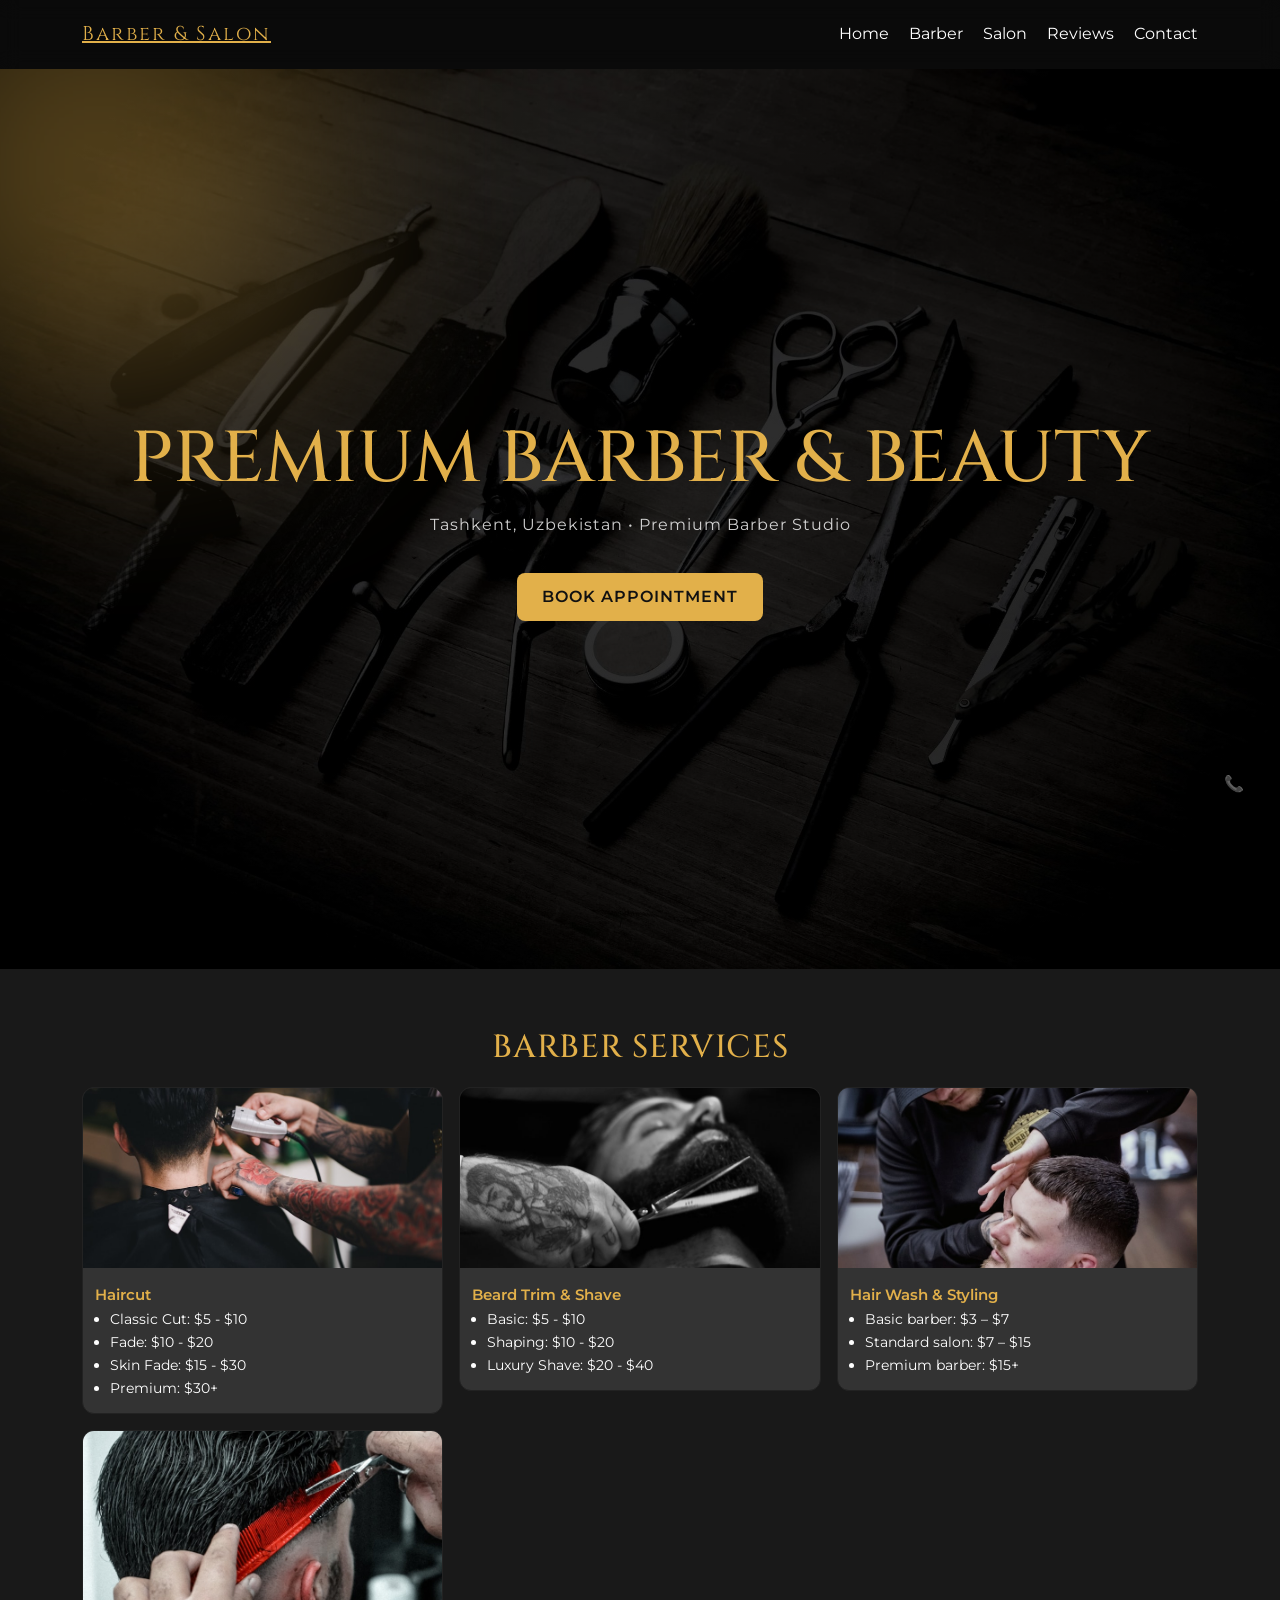
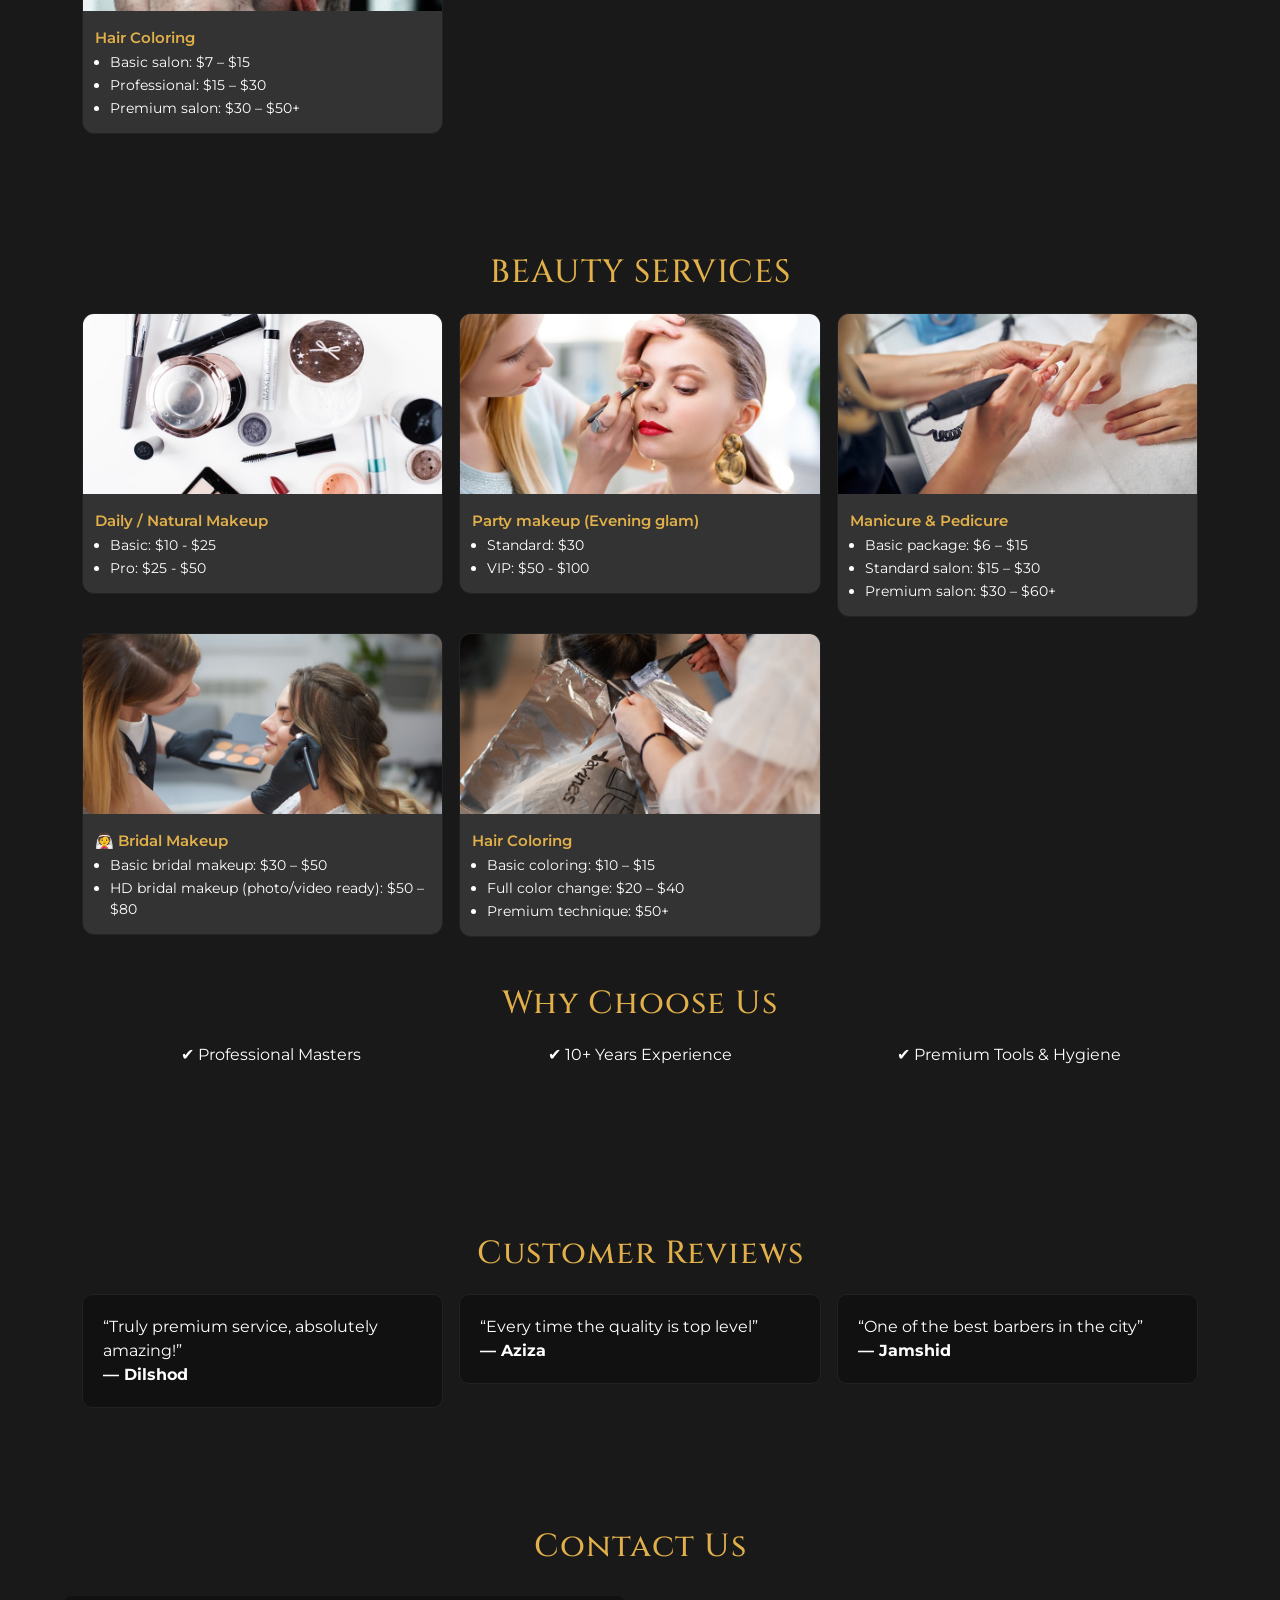
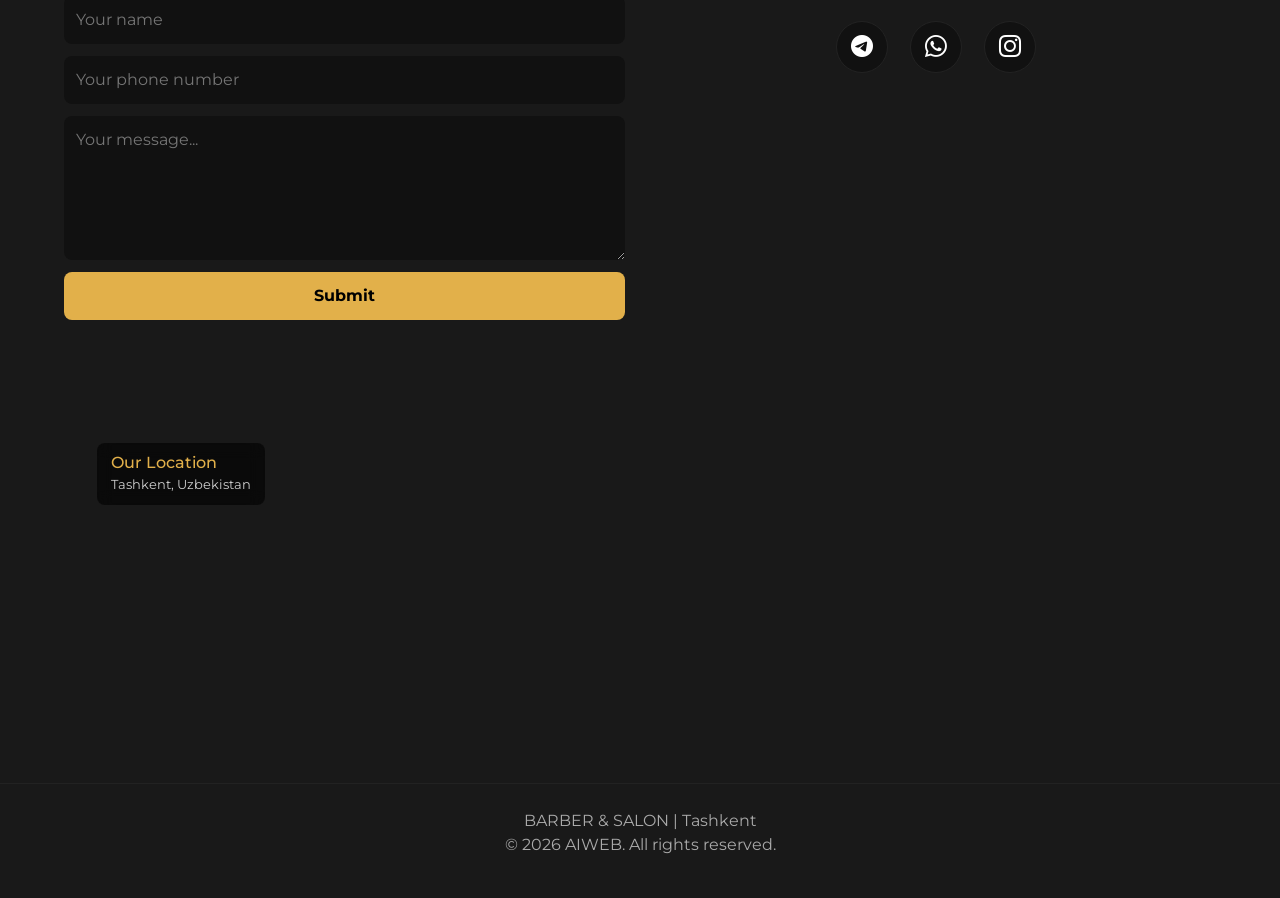
<file: index.html>
<!DOCTYPE html>  <html lang="uz">  
<head>  
<meta charset="UTF-8">  
<meta name="viewport" content="width=device-width, initial-scale=1.0">  
<title>Barber & Salon | Premium Studio</title> 
  
<!-- Favicon -->
<link rel="icon" href="assets/icons/favicon.ico">
<link rel="icon" type="image/png" sizes="32x32" href="assets/icons/favicon-32x32.png">
<link rel="icon" type="image/png" sizes="16x16" href="assets/icons/favicon-16x16.png">

<!-- Apple -->
<link rel="apple-touch-icon" sizes="180x180" href="assets/icons/apple-touch-icon.png">

<!-- Android / PWA -->
<link rel="manifest" href="assets/icons/site.webmanifest">

<!-- Theme -->
<meta name="theme-color" content="#0f0f0f">
<!-- iOS support -->
<meta name="apple-mobile-web-app-capable" content="yes">
<meta name="apple-mobile-web-app-status-bar-style" content="black-translucent">
<meta name="apple-mobile-web-app-title" content="AI WEB">
<link rel="stylesheet" href="https://cdn.jsdelivr.net/npm/bootstrap-icons@1.11.3/font/bootstrap-icons.min.css">
<link href="https://fonts.googleapis.com/css2?family=Cinzel:wght@400;600&family=Montserrat:wght@300;400;600;700&display=swap" rel="stylesheet">  
<link href="https://cdn.jsdelivr.net/npm/bootstrap@5.3.3/dist/css/bootstrap.min.css" rel="stylesheet">  
<link rel="stylesheet" href="assets/css/style.css"></head>  
<body>
  <div id="installBox" style="display:none;">
  <div class="install-text">
    <strong>Barber App</strong>
  </div>

  <button id="installBtn">Install</button>
  <button id="closeBtn">✖</button>

  </div>
  <div id="loader"><div class="spinner"></div></div> 
  
<header class="header">
  <div class="container">

    <a href="#hero" class="logo">Barber & Salon</a>

    <div class="menu-toggle" id="menu-toggle">☰</div>

    <nav class="navbar" id="navbar">
      <a href="#hero">Home</a>
      <a href="#barber">Barber</a>
      <a href="#salon">Salon</a>
      <a href="#reviews">Reviews</a>
      <a href="#contact">Contact</a>
    </nav>

  </div>
</header>

 <section id="hero" class="hero">  
<div>  
<h1>PREMIUM BARBER & BEAUTY</h1>  
<p style="opacity:0.8">Tashkent, Uzbekistan • Premium Barber Studio</p>
<a class="btn-gold" href="https://t.me/aiwebuz">BOOK APPOINTMENT</a>  
</div>  
</section>   <!-- BARBER -->     <section id="barber" class="container">      
<h2 class="section-title">BARBER SERVICES</h2>      
<div class="row g-4">      <div class="col-md-4">      
<div class="service" onclick="openImg(this)">      
<img src="assets/images/haircut.jpg">      
<div class="p-3">      
<h6>Haircut</h6>     
<ul>
<li>Classic Cut: $5 - $10</li>
<li>Fade: $10 - $20</li>
<li>Skin Fade: $15 - $30</li>
<li>Premium: $30+</li>
</ul>
</div>      
</div>      
</div>  <div class="col-md-4">      
<div class="service" onclick="openImg(this)">      
<img src="assets/images/beard.jpg">      
<div class="p-3">      
<h6>Beard Trim & Shave</h6>      
<ul>
<li>Basic: $5 - $10</li>
<li>Shaping: $10 - $20</li>
<li>Luxury Shave: $20 - $40</li>
</ul>
</div>      
</div>      
</div>  <div class="col-md-4">      
<div class="service" onclick="openImg(this)">      
<img src="assets/images/styling.jpg">      
<div class="p-3">
  <h6>Hair Wash & Styling</h6>
  <ul>
    <li>Basic barber: $3 – $7</li>
    <li>Standard salon: $7 – $15</li>
    <li>Premium barber: $15+</li>
  </ul>
</div> 
</div>      
</div>  <div class="col-md-4">      
<div class="service" onclick="openImg(this)">      
<img src="assets/images/color.jpg">      
<div class="p-3">
  <h6>Hair Coloring</h6>
  <ul>
    <li>Basic salon: $7 – $15</li>
    <li>Professional: $15 – $30</li>
    <li>Premium salon: $30 – $50+</li>
  </ul>
</div>
</div>      
</div>  </div>      
</section>      <!-- SALON -->       <section id="salon" class="container">      
<h2 class="section-title">BEAUTY SERVICES</h2>      
<div class="row g-4">  <div class="col-md-4">      
<div class="service" onclick="openImg(this)">      
<img src="assets/images/daily.jpg">      
<div class="p-3">      
<h6>Daily / Natural Makeup</h6>      
<ul>
<li>Basic: $10 - $25</li>
<li>Pro: $25 - $50</li>
</ul>      
</div>      
</div>      
</div>  <div class="col-md-4">      
<div class="service" onclick="openImg(this)">      
<img src="assets/images/party.jpg">      
<div class="p-3">      
<h6>Party makeup (Evening glam)</h6>      
<ul>
<li>Standard: $30</li>
<li>VIP: $50 - $100</li>
</ul>  
</div>      
</div>      
</div>    <div class="col-md-4">      
<div class="service" onclick="openImg(this)">      
<img src="assets/images/manicure.jpg">      
<div class="p-3">
  <h6>Manicure & Pedicure</h6>
  <ul>
    <li>Basic package: $6 – $15</li>
    <li>Standard salon: $15 – $30</li>
    <li>Premium salon: $30 – $60+</li>
  </ul>
</div>
</div>      
</div>    <div class="col-md-4">      
<div class="service" onclick="openImg(this)">      
<img src="assets/images/bridal.jpg">      
<div class="p-3">
  <h6>👰 Bridal Makeup</h6>
  <ul>
    <li>Basic bridal makeup: $30 – $50</li>
    <li>HD bridal makeup (photo/video ready): $50 – $80</li>
  </ul>
</div> 
</div>      
</div>    <div class="col-md-4">      
<div class="service" onclick="openImg(this)">      
<img src="assets/images/coloring.jpg">      
<div class="p-3">
  <h6>Hair Coloring</h6>
  <ul>
    <li>Basic coloring: $10 – $15</li>
    <li>Full color change: $20 – $40</li>
    <li>Premium technique: $50+</li>
  </ul>
</div>  
</div>      
</div>  </div>      
  <section class="container text-center py-5">
  <h2 class="section-title">Why Choose Us</h2>

  <div class="row g-4">
    <div class="col-md-4">✔ Professional Masters</div>
    <div class="col-md-4">✔ 10+ Years Experience</div>
    <div class="col-md-4">✔ Premium Tools & Hygiene</div>
  </div>
</section>
</section>   <!-- REVIEWS REAL STYLE -->  <section id="reviews" class="container">
  <h2 class="section-title">Customer Reviews</h2>

  <div class="row g-4">
    <div class="col-md-4">
      <div class="stat">“Truly premium service, absolutely amazing!”<br><b>— Dilshod</b></div>
    </div>

    <div class="col-md-4">
      <div class="stat">“Every time the quality is top level”<br><b>— Aziza</b></div>
    </div>

    <div class="col-md-4">
      <div class="stat">“One of the best barbers in the city”<br><b>— Jamshid</b></div>
    </div>
  </div>
</section>

<section id="contact" class="contact-section">

  <h2 class="section-title">Contact Us</h2>

  <div class="contact-grid">

    <!-- FORM -->
   <form class="contact-form">

  <input type="text" placeholder="Your name" required>

  <input type="tel" placeholder="Your phone number" required>

  <textarea placeholder="Your message..." rows="5"></textarea>

  <button type="submit">Submit</button>

</form>
    
    <!-- CONTACT INFO -->
   <div class="social-icons">
  <a href="https://t.me/aiwebuz" target="_blank" class="icon-btn">
    <i class="bi bi-telegram"></i>
  </a>

  <a href="https://wa.me/99361403543" target="_blank" class="icon-btn">
    <i class="bi bi-whatsapp"></i>
  </a>

  <a href="https://instagram.com" target="_blank" class="icon-btn">
    <i class="bi bi-instagram"></i>
  </a>

</div>
  </div>

</section>

 <a href="tel:+99361403543" class="floating-btn">
  📞 
</a>
  
<div class="container my-5">

  <div class="map-box">

    <iframe 
      src="https://www.google.com/maps/embed?pb=!1m18!1m12!1m3!1d2995.843742564321!2d69.2400733154089!3d41.29949597927215!2m3!1f0!2f0!3f0!3m2!1i1024!2i768!4f13.1!3m3!1m2!1s0x38aef4c8b3a0b2e7%3A0x7b1f6f2d4c1c0c1!2sTashkent%2C%20Uzbekistan!5e0!3m2!1sen!2s!4v1713870000000"
      width="100%"  
      height="300"
      style="border:0;"
      allowfullscreen=""
      loading="lazy">
    </iframe>

    <div class="map-overlay">
      <h3>Our Location</h3>
      <p>Tashkent, Uzbekistan</p>
    </div>

  </div>

</div>
<footer>
  BARBER & SALON | Tashkent<p>© 2026 AIWEB. All rights reserved. </p>
</footer> <!-- MODAL -->  <div id="imgModal" onclick="closeImg()">  
<img id="modalImg">  
</div>  <script src="assets/js/script.js"></script>  </body>  
</html>
</file>
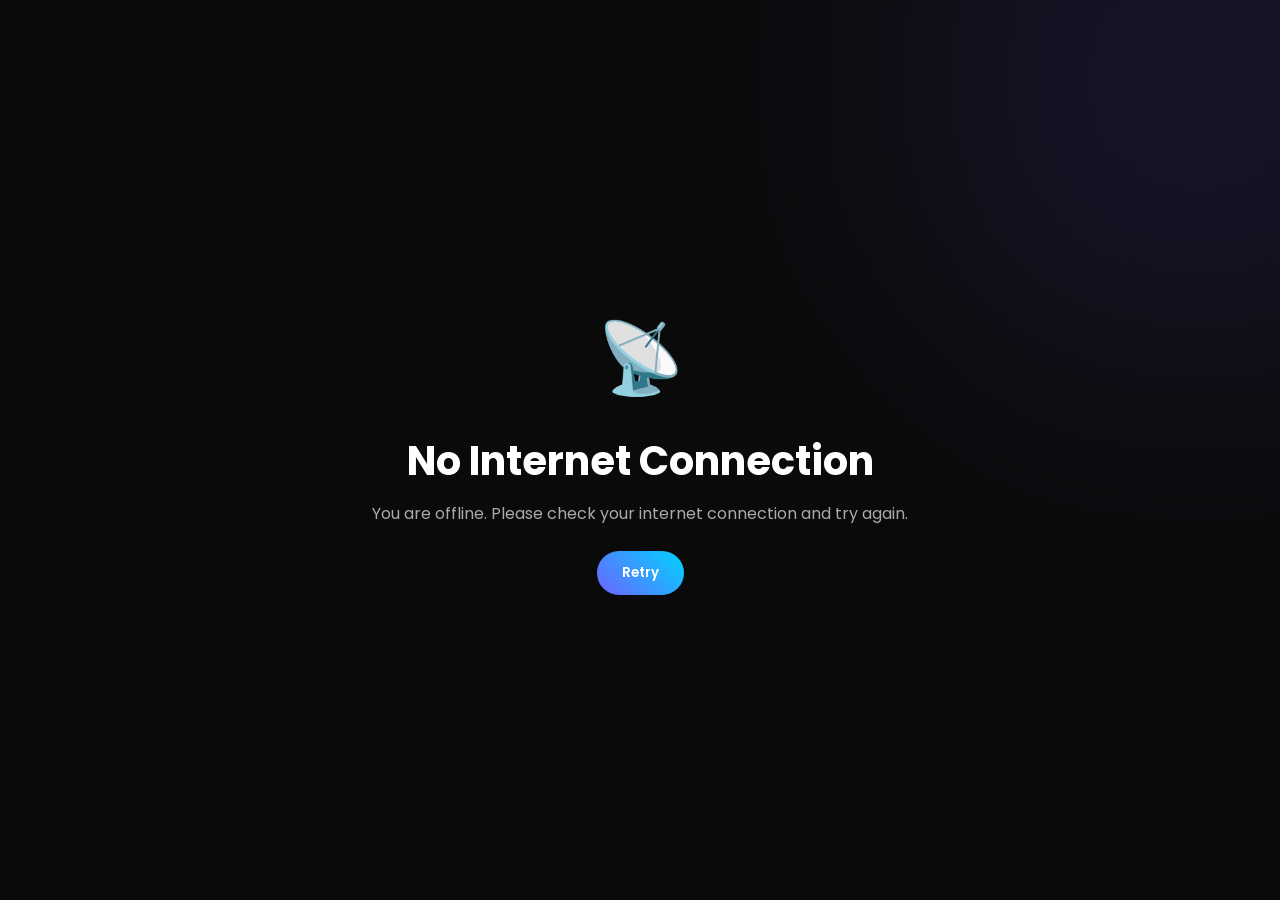
<file: offline.html>
<!DOCTYPE html>
<html lang="en">
<head>
<meta charset="UTF-8">
<meta name="viewport" content="width=device-width, initial-scale=1.0">

<title>Barber & Salon | Premium Studio</title>
<meta name="robots" content="noindex">
<!-- Favicon -->
<link rel="icon" href="assets/icons/favicon.ico">
<link rel="icon" type="image/png" sizes="32x32" href="assets/icons/favicon-32x32.png">
<link rel="icon" type="image/png" sizes="16x16" href="assets/icons/favicon-16x16.png">

<!-- Apple -->
<link rel="apple-touch-icon" sizes="180x180" href="assets/icons/apple-touch-icon.png">

<!-- Android / PWA -->
<link rel="manifest" href="assets/icons/site.webmanifest">

<!-- Theme -->
<meta name="theme-color" content="#0f0f0f">
<!-- iOS support -->
<meta name="apple-mobile-web-app-capable" content="yes">
<meta name="apple-mobile-web-app-status-bar-style" content="black-translucent">
<meta name="apple-mobile-web-app-title" content="AI WEB">
<link href="https://fonts.googleapis.com/css2?family=Poppins:wght@300;600;800&display=swap" rel="stylesheet">

<style>
*{
  margin:0;
  padding:0;
  box-sizing:border-box;
  font-family:'Poppins',sans-serif;
}

body{
  height:100vh;
  display:flex;
  align-items:center;
  justify-content:center;
  background:#0a0a0a;
  color:#fff;
  text-align:center;
  overflow:hidden;
}

.container{
  max-width:600px;
  padding:20px;
}

.icon{
  font-size:70px;
  margin-bottom:20px;
  animation:pulse 2s infinite;
}

h1{
  font-size:40px;
  margin-bottom:10px;
}

p{
  color:#aaa;
  margin-bottom:25px;
}

button{
  padding:12px 25px;
  border:none;
  border-radius:30px;
  background:linear-gradient(45deg,#6c63ff,#00d4ff);
  color:#fff;
  cursor:pointer;
  font-weight:600;
  transition:0.3s;
}

button:hover{
  transform:scale(1.05);
}

@keyframes pulse{
  0%,100%{transform:scale(1)}
  50%{transform:scale(1.1)}
}

/* glow background */
body::before{
  content:'';
  position:absolute;
  width:400px;
  height:400px;
  background:#6c63ff;
  filter:blur(160px);
  opacity:0.25;
  top:-120px;
  right:-120px;
}
</style>

</head>
<body>

<div class="container">
  <div class="icon">📡</div>
  <h1>No Internet Connection</h1>
  <p>You are offline. Please check your internet connection and try again.</p>
  
  <button onclick="location.reload()">Retry</button>
</div>

</body>
</html>
</file>
<file: assets/css/style.css>
:root{  
  --gold:#e2b04a;  
  --dark:#0a0a0a;  
}  
  *{
  box-sizing:border-box;
}
body{  
margin:0;  
font-family:'Montserrat', sans-serif;  
background: rgba(0,0,0,0.9);
color:#fff;  
  -webkit-font-smoothing:antialiased;
  -moz-osx-font-smoothing:grayscale;
}  
  
/* smooth + premium feel */  
html{scroll-behavior:smooth;} 

    #installBox {
  position: fixed;
  bottom: 20px;
  left: 50%;
  transform: translateX(-50%);

  display: flex;
  align-items: center;
  gap: 12px;

  padding: 12px 14px;
  border-radius: 16px;

  background: rgba(20, 20, 20, 0.75);
  backdrop-filter: blur(12px);
  -webkit-backdrop-filter: blur(12px);

  border: 1px solid rgba(255, 255, 255, 0.08);

  color: #fff;

  box-shadow: 0 10px 30px rgba(0,0,0,0.4);

  z-index: 9999;

  animation: slideUp 0.4s ease;
}

/* Install button */
#installBtn {
  background: linear-gradient(135deg, #e2b04a, #c48a1d);
  border: none;
  color: #111;
  font-weight: 600;

  padding: 8px 14px;
  border-radius: 12px;

  cursor: pointer;

  transition: 0.2s ease;
}

#installBtn:hover {
  transform: scale(1.05);
}

/* Close button */
#closeBtn {
  background: transparent;
  border: 1px solid rgba(255,255,255,0.2);
  color: #fff;

  padding: 6px 10px;
  border-radius: 10px;

  cursor: pointer;

  transition: 0.2s ease;
}

#closeBtn:hover {
  background: rgba(255,255,255,0.1);
}

/* animation */
@keyframes slideUp {
  from {
    opacity: 0;
    transform: translate(-50%, 20px);
  }
  to {
    opacity: 1;
    transform: translate(-50%, 0);
  }
}
    
/* LOADER */  
#loader{  
position:fixed;  
width:100%;  
height:100%;  
background:#000;  
display:flex;  
align-items:center;  
justify-content:center;  
z-index:9999;  
}  
.spinner{  
width:55px;  
height:55px;  
border:3px solid #333;  
border-top:3px solid var(--gold);  
border-radius:50%;  
animation:spin .9s linear infinite;  
}  
@keyframes spin{100%{transform:rotate(360deg);}}  
 
.header{
  position: sticky;
  top: 0;
  z-index: 1000;
  background: rgba(0,0,0,0.6);
  backdrop-filter: blur(10px);
  padding: 14px 0;
  border-bottom: 1px solid transparent;
  transition: .3s;
}

.header.scrolled{
  background:#000;
  border-bottom:1px solid var(--gold);
}

.header .container{
  display:flex;
  justify-content:space-between;
  align-items:center;
}

.navbar{
  display:flex;
  gap:20px;
  align-items:center;
}

.navbar a{
  color:#fff;
  text-decoration:none;
  transition:.3s;
}

.navbar a:hover{
  color:var(--gold);
}

/* mobile */
.menu-toggle{
  display:none;
  font-size:28px;
  color:#fff;
  cursor:pointer;
}

@media(max-width:768px){
  .menu-toggle{
    display:block;
  }

  .navbar{
    position:absolute;
    top:70px;
    left:0;
    right:0;
    background: rgba(0,0,0,0.6);
    flex-direction:column;
    display:none;
    padding:20px 0;
  }

  .navbar.active{
    display:flex;
  }
}
  
  .hero p{
  opacity:.8;
  letter-spacing:1px;
  margin-top:10px;
}
  
.logo{  
color:var(--gold);  
font-family:'Cinzel';  
letter-spacing:2px;  
font-size:20px;  
}  
  
/* HERO */  
.hero {
  height: 100vh;
  background-image: linear-gradient(rgba(0,0,0,0.6), rgba(0,0,0,0.6)),
              url("../images/back.jpg");
  background-size: cover;
  background-position: center;

  display: flex;
  align-items: center;
  justify-content: center;
  text-align: center;

  animation: fadeIn 1.2s ease;
  position: relative;
  overflow: hidden;
}
  
@keyframes fadeIn {
  from {
    opacity: 0;
    transform: translateY(20px);
  }
  to {
    opacity: 1;
    transform: translateY(0);
  }
}
  .hero::before {
  content: "";
  position: absolute;
  width: 400px;
  height: 400px;
  background: #e2b04a;
  filter: blur(120px);
  top: -100px;
  left: -100px;
  opacity: 0.4;
}
.hero h1{  
font-size:clamp(34px,7vw,72px);  
color:var(--gold);  
font-family:'Cinzel';  
animation:slideDown 1s ease;  
}  
  
@keyframes slideDown{  
from{transform:translateY(-40px);opacity:0;}  
to{transform:translateY(0);opacity:1;}  
}  
  h6{
  color:var(--gold);
  font-weight:600;
  margin:6px 0 4px;
  font-size:15px;
}
.btn-gold{  
background:var(--gold);  
color:#111;  
padding:12px 25px;  
font-weight:600;  
border-radius:8px;  
text-decoration:none;  
display:inline-block;  
margin-top:20px;  
transition:0.3s;  
  letter-spacing:1px;
  text-transform:uppercase;
}  
.btn-gold:hover{  
transform: translateY(-3px) scale(1.05); 
box-shadow:0 10px 25px rgba(226,176,74,0.4);  
}  
 /* SECTION compact */
section{
  padding:60px 0; /* oldin ~100px edi */
  scroll-margin-top:70px;
}

/* grid gap kichikroq */
.row.g-4{
  --bs-gutter-y:1rem;
  --bs-gutter-x:1rem;
}

/* card ichini siqamiz */
.service .p-3{
  padding:12px !important;
}

/* text compact */
.service ul{
  margin:5px 0 0;
  padding-left:15px;
  font-size:14px;
}

/* mobile yanada zich */
@media(max-width:768px){
  section{
    padding:40px 0;
  }
}

.service ul li{
  margin-bottom:2px;
}
  
.section-title{
  text-align:center;
  font-family:'Cinzel';
  color:var(--gold);
  margin-bottom:20px;
  letter-spacing:1px;
}
  
/* SERVICE */  
.service{  
background:#333;  
border:1px solid #222;  
cursor:pointer;  
transition:0.4s;  
overflow:hidden;  
border-radius:12px;  
  opacity:1;
  transform:none;
  transition: 0.6s ease;
}  
.service:hover{  
transform:scale(1.03);  
box-shadow:0 15px 40px rgba(226,176,74,.18);
}  
.service img{
  width:100%;
  height:180px; /* 220 → 180 */
  object-fit:cover;
  transition:.5s;
}
.service:hover img{  
transform:scale(1.1);  
}  
  @media (hover:hover){
  .service:hover{
    transform:scale(1.03);
  }
}
/* MODAL */  
#imgModal{  
position:fixed;  
top:0;  
left:0;  
width:100%;  
height:100%;  
background:rgba(0,0,0,.92);  
display:none;  
align-items:center;  
justify-content:center;  
z-index:9999;  
}  
  
#imgModal img{  
max-width:90%;  
max-height:90%;  
border-radius:12px;  
transform:scale(.8);  
transition:.3s;  
}  
#imgModal.show img{  
transform:scale(1);  
}  
  
/* REVIEWS (REAL LOOK) */  
.stat{  
background:#111;  
border:1px solid #222;  
padding:20px;  
border-radius:10px;  
transition:.3s;  
}  
.stat:hover{  
transform:translateY(-5px);  
border-color:var(--gold);  
}  
  
/* FOOTER */  
footer{  
text-align:center;  
padding:25px;  
border-top:1px solid #222;  
color:#aaa;  
}

.floating-btn {
  position: fixed;
  bottom: 90px;
  right: 20px;
  background: rgba(0,0,0,0.6);
  color: white;
  padding: 14px 16px;
  border-radius: 50px;
  font-weight: bold;
  text-decoration: none;
  box-shadow: 0 10px 25px rgba(0,0,0,0.2);
  transition: 0.3s;
  z-index: 999;
}

.floating-btn:hover {
  transform: scale(1.1);
}
.social-icons{
  display:flex;
  justify-content:center;
  gap:22px; /* orasini ochadi */
  margin-top:25px;
}

/* ICON BUTTON */
.icon-btn{
  width:52px;
  height:52px;
  display:flex;
  align-items:center;
  justify-content:center;
  background:#111;
  border:1px solid #222;
  border-radius:50%;
  color:#fff;
  font-size:22px;
  text-decoration:none;
  transition:.3s;
  position:relative;
  overflow:hidden;
}

/* hover glow */
.icon-btn:hover{
  background:var(--gold);
  color:#000;
  transform:translateY(-6px) scale(1.1);
  box-shadow:0 10px 25px rgba(226,176,74,0.35);
}

/* click ripple effect */
.icon-btn::after{
  content:"";
  position:absolute;
  width:100%;
  height:100%;
  background:rgba(255,255,255,0.2);
  top:0;
  left:0;
  transform:scale(0);
  border-radius:50%;
  transition:.4s;
}

.icon-btn:active::after{
  transform:scale(2);
  opacity:0;
}
.contact-section{
  padding:60px 5%;
}

.contact-grid{
  display:grid;
  grid-template-columns:1fr 1fr;
  gap:30px;
  margin-top:30px;
}

/* FORM */
.contact-form{
  display:flex;
  flex-direction:column;
  gap:12px;
}

.contact-form input,
.contact-form textarea{
  padding:12px;
  border:none;
  border-radius:8px;
  background:#111;
  color:#fff;
  outline:none;
}

.contact-form button{
  padding:12px;
  background:var(--gold);
  border:none;
  cursor:pointer;
  font-weight:bold;
  border-radius:8px;
}

/* BUTTONS */
.contact-btn{
  display:block;
  padding:12px;
  margin-bottom:10px;
  background:#111;
  color:#fff;
  text-decoration:none;
  border-radius:8px;
  transition:.3s;
}

.contact-btn:hover{
  background:var(--gold);
  color:#000;
}

/* MAP */
.map iframe{
  border-radius:10px;
}
.map-box{
  position:relative;
  border-radius:12px;
  overflow:hidden;
}

.map-overlay{
  position:absolute;
  top:15px;
  left:15px;
  background:rgba(0,0,0,0.6);
  backdrop-filter:blur(8px);
  padding:10px 14px;
  border-radius:8px;
  color:#fff;
}

.map-overlay h3{
  margin:0;
  font-size:16px;
  color:var(--gold);
}

.map-overlay p{
  margin:3px 0 0;
  font-size:13px;
  opacity:0.8;
}
/* RESPONSIVE */
@media(max-width:768px){
  .contact-grid{
    grid-template-columns:1fr;
  }
}
</file>
